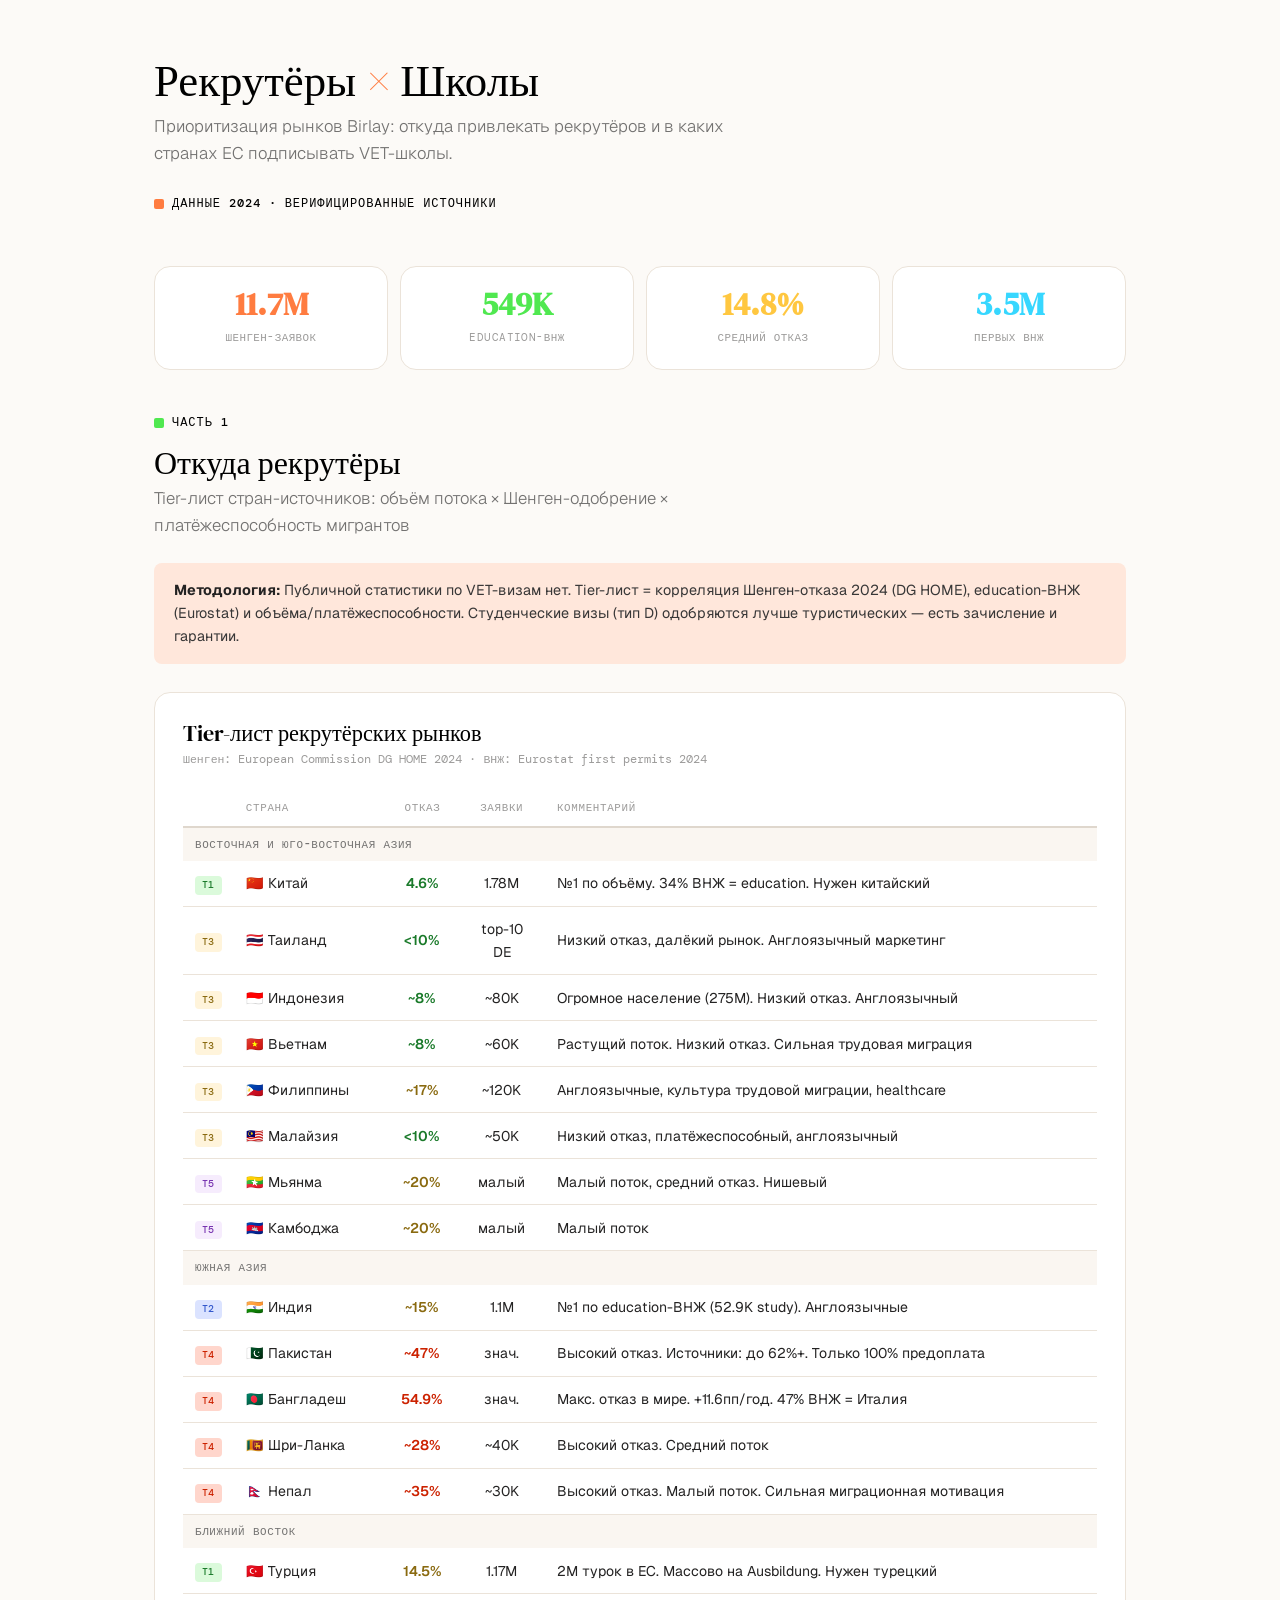
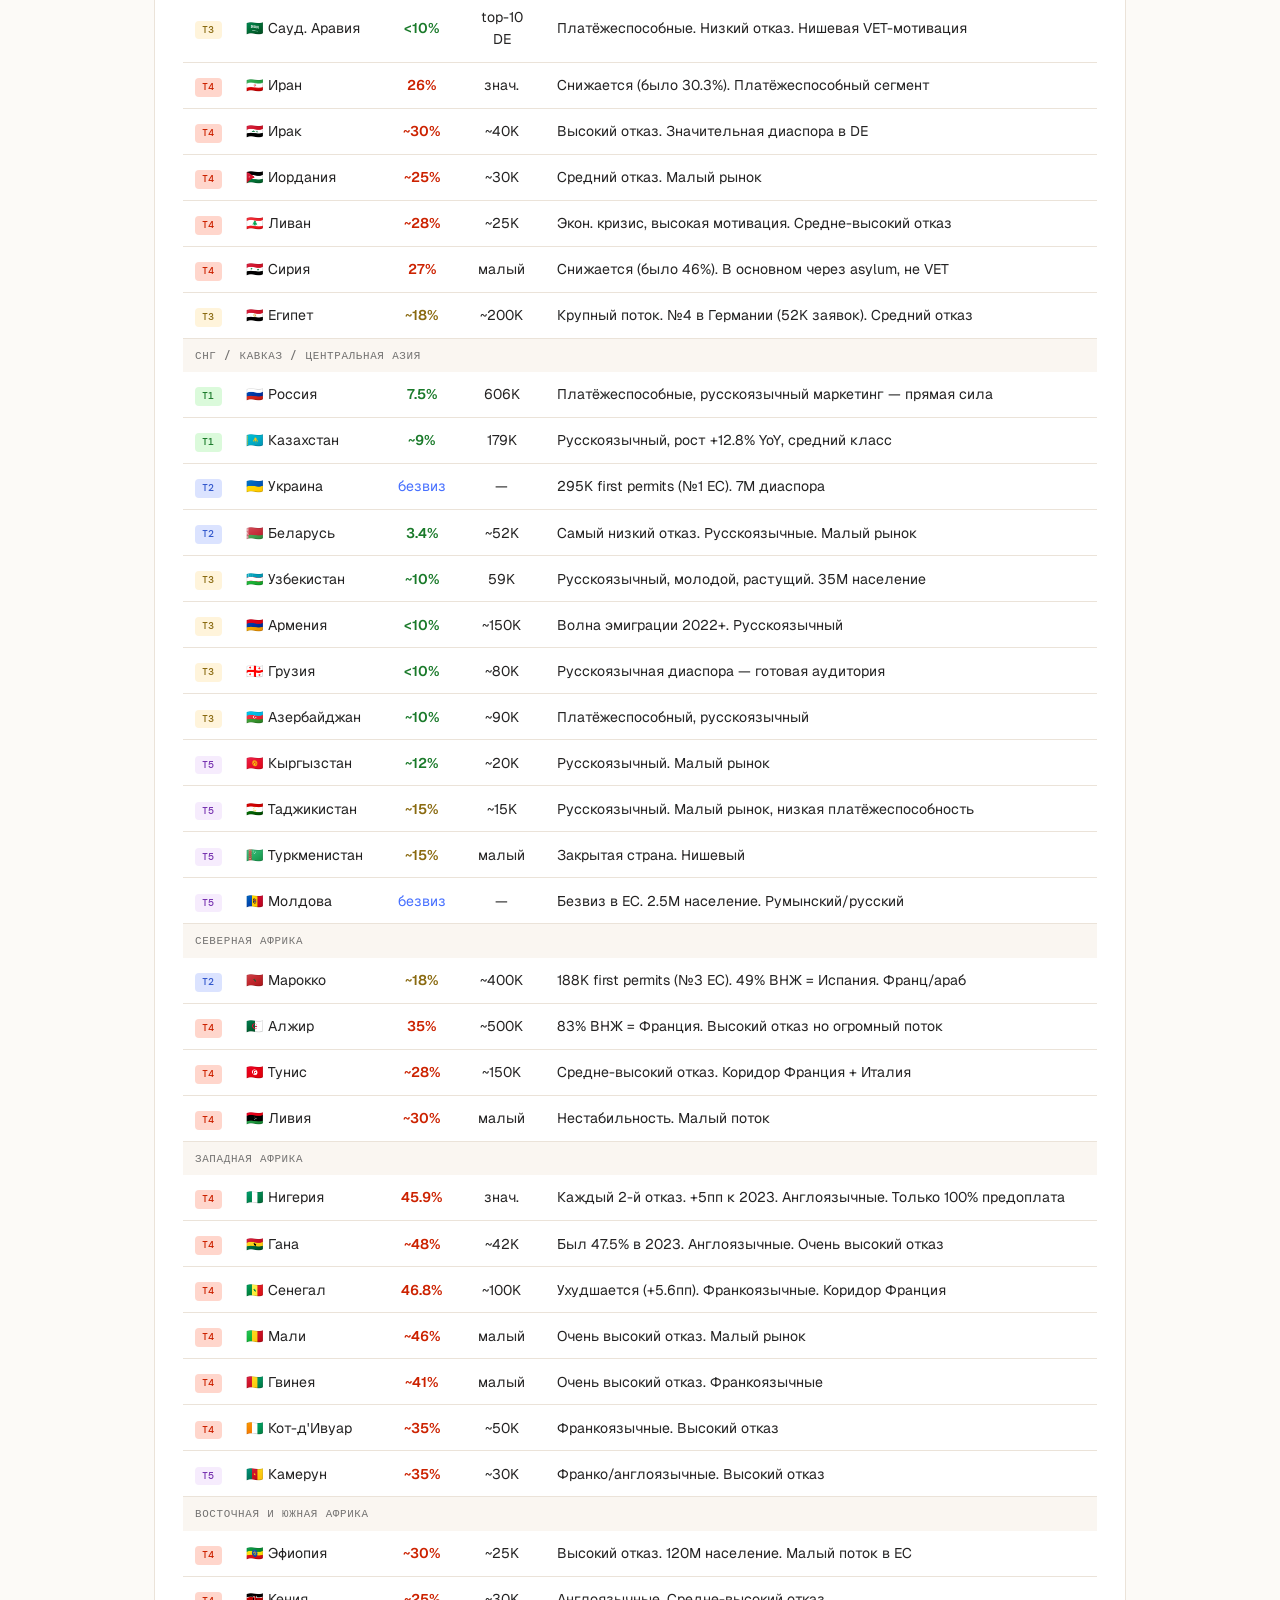
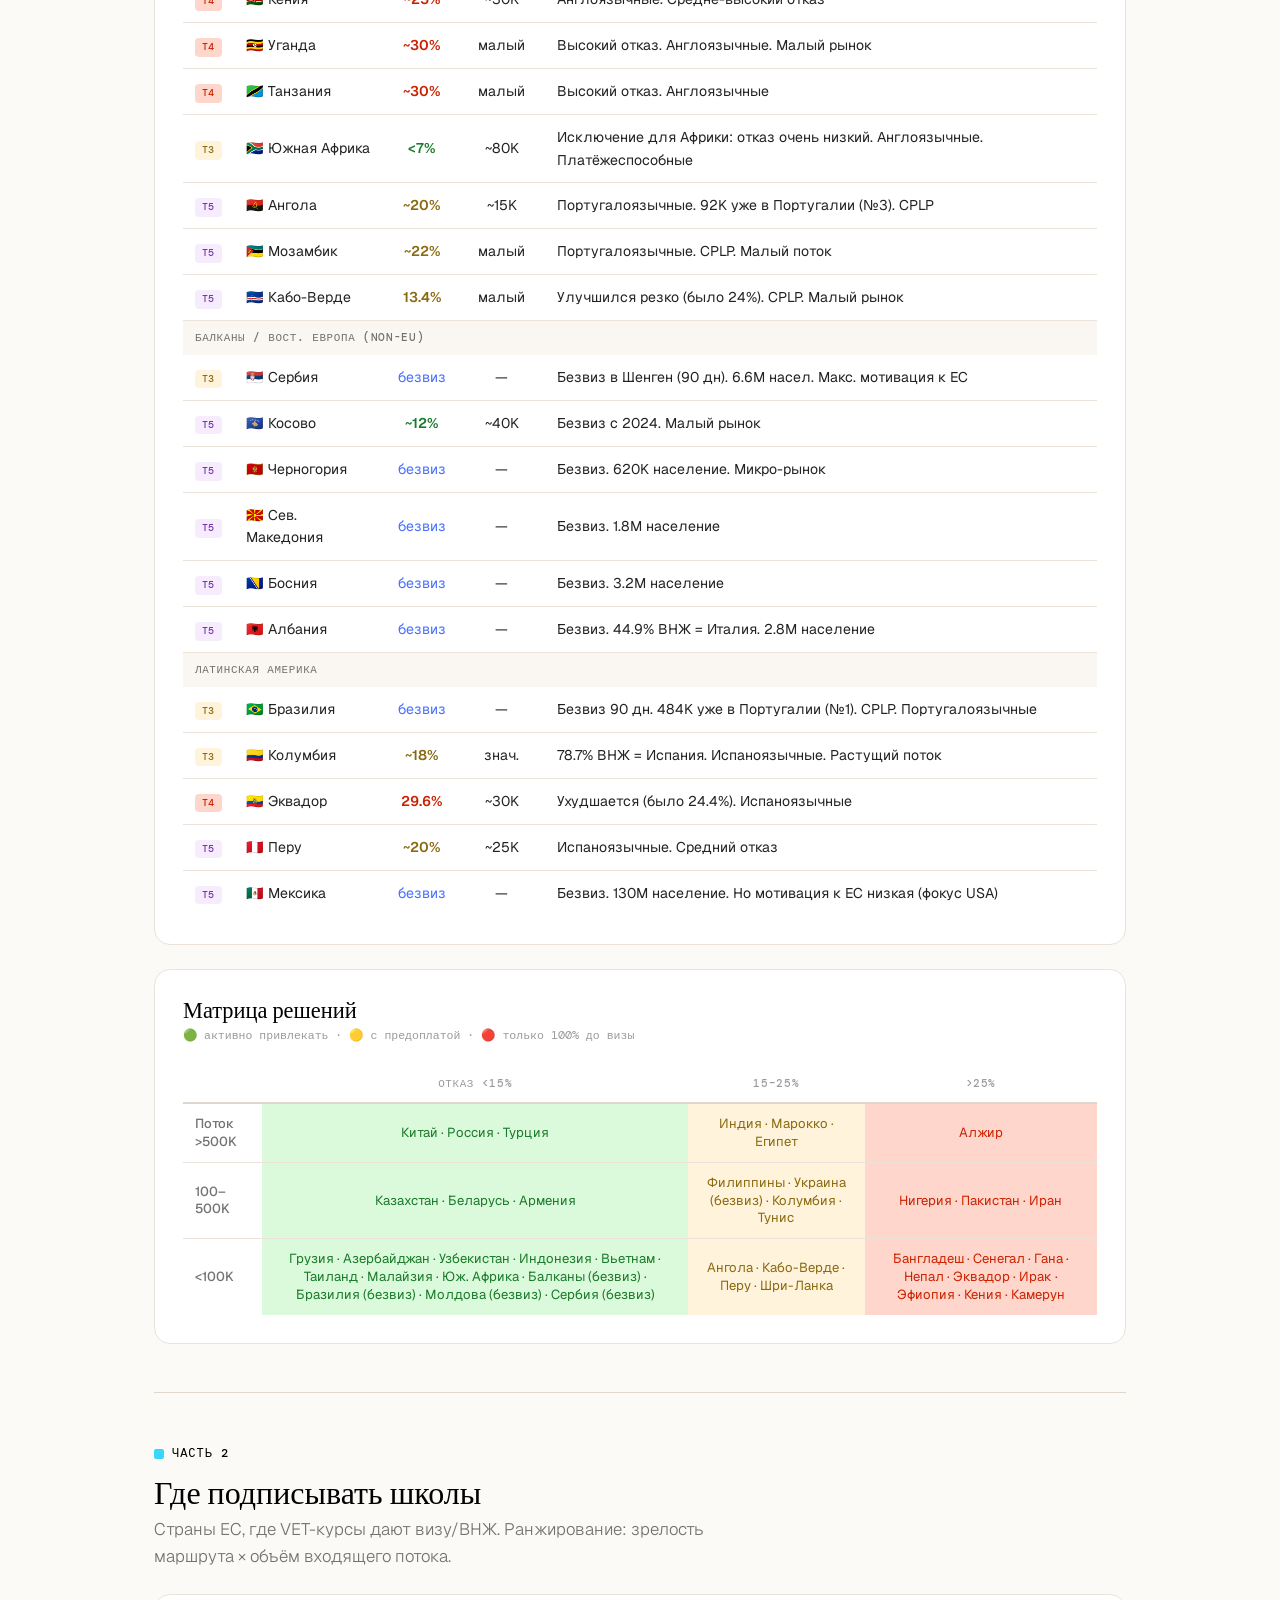
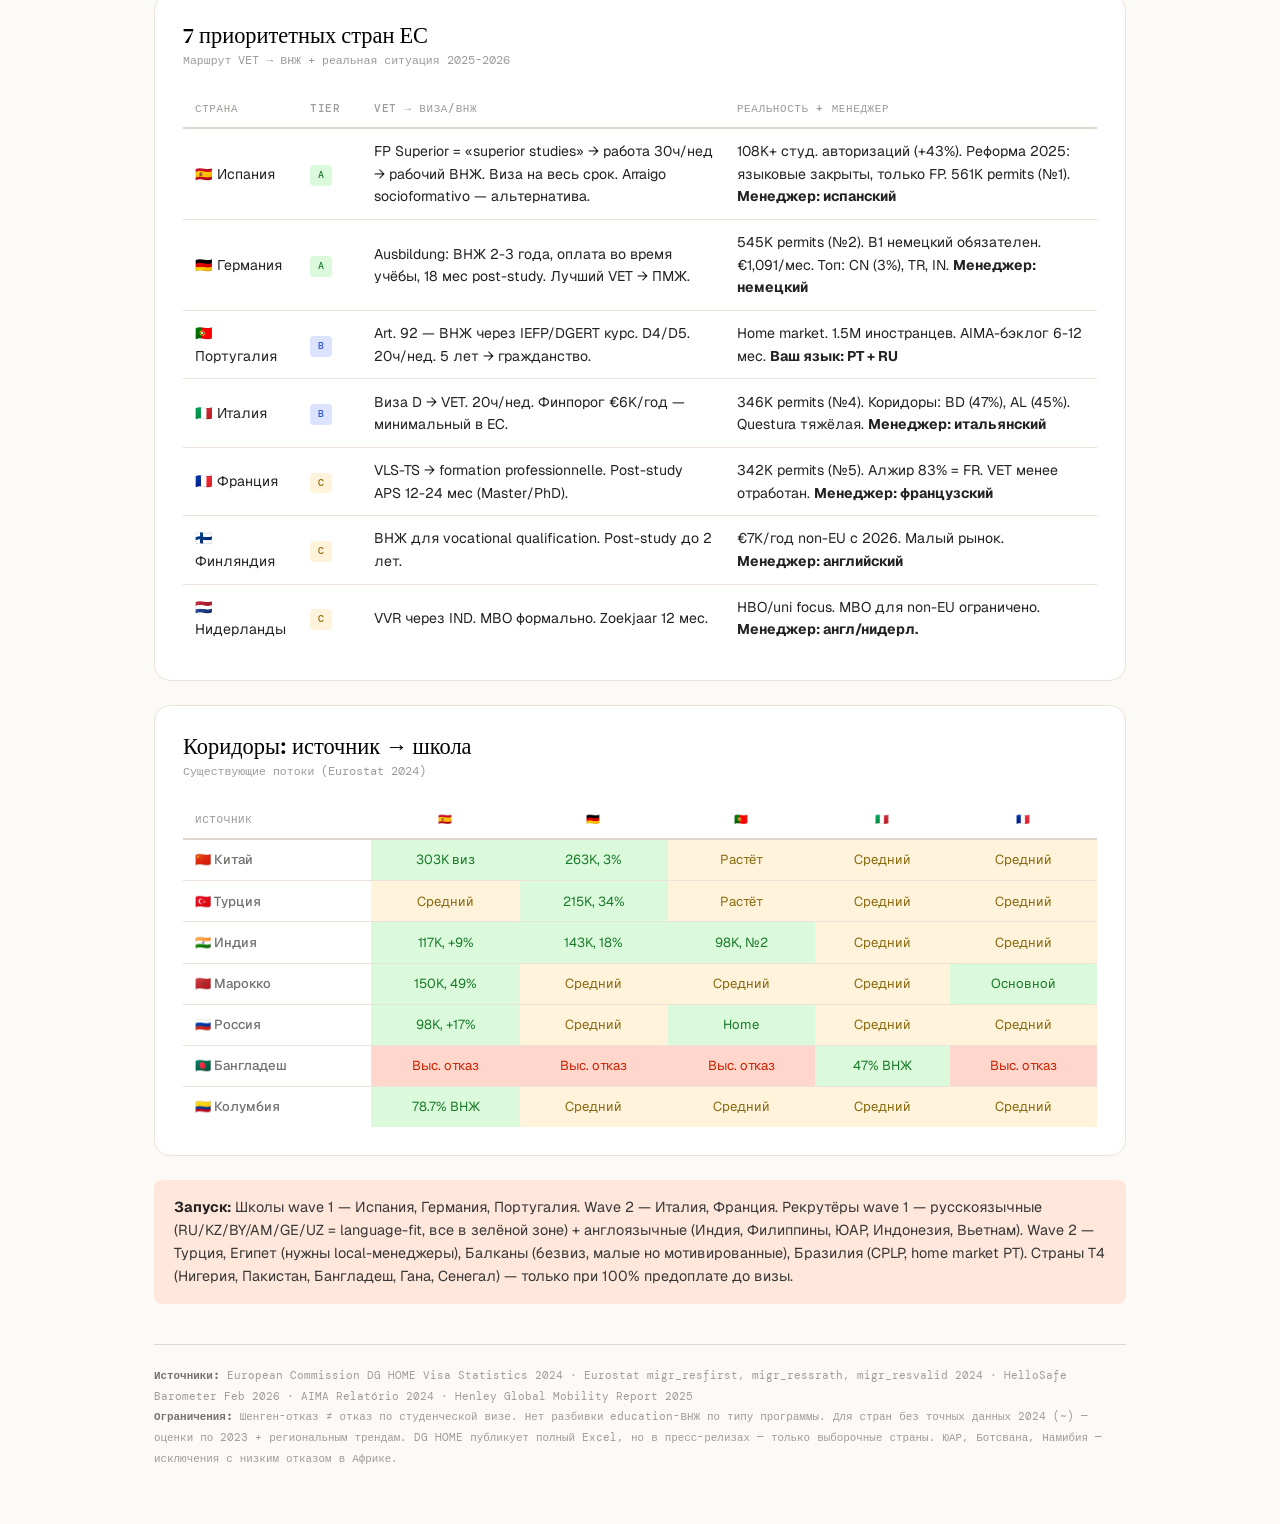
<file: index.html>
<!DOCTYPE html>
<html lang="ru">
<head>
<meta charset="UTF-8">
<meta name="viewport" content="width=device-width, initial-scale=1.0">
<title>Birlay — Рекрутёры × Школы</title>
<link href="https://fonts.googleapis.com/css2?family=DM+Mono:wght@400;500&family=DM+Serif+Display:ital@0;1&family=Geist:wght@300;400;500;600;700&display=swap" rel="stylesheet">
<style>
:root {
  --lightest-beige:#fcfaf7;--light-beige:#faf6f1;--mid-beige:#f3ebe1;--dark-beige:#ebe3d9;--darkest-beige:#dfd7cd;
  --white:#ffffff;--lightest-grey:#dcdad7;--light-grey:#9c9b9a;--mid-grey:#737271;--dark-grey:#383737;--darkest-grey:#242323;--black:#000000;
  --clover-500:#50e850;--clover-300:#97f197;--clover-100:#dbfadb;
  --pumpkin-500:#ff7c40;--pumpkin-300:#ffb28f;--pumpkin-100:#ffe7db;
  --daffodil-500:#ffc740;--daffodil-300:#ffdd8f;--daffodil-100:#fff4db;
  --spicy-500:#ff3300;--spicy-300:#ff8566;--spicy-100:#ffd6cc;
  --malibu-500:#37d7ff;--malibu-300:#85e7ff;--malibu-100:#d6f7ff;
  --cobalt-500:#4770ff;--cobalt-300:#8fa7ff;--cobalt-100:#dbe3ff;
  --violet-500:#aa45f0;--violet-300:#dcb3f9;--violet-100:#f6ecfd;
  --bg:var(--lightest-beige);--surface:var(--white);--border:var(--dark-beige);
  --fg:var(--black);--fg-body:var(--darkest-grey);--fg-muted:var(--mid-grey);--fg-faint:var(--light-grey);
  --font-display:'DM Serif Display','Seasonmixtrial','Georgia',serif;
  --font-body:'Geist','Helvetica Neue',system-ui,sans-serif;
  --font-mono:'DM Mono','SF Mono',monospace;
  --radius-md:0.5rem;--radius-xl:1rem;
  --shadow-sm:0 1px 2px rgba(36,35,35,0.05),0 0 0 1px rgba(36,35,35,0.04);
}
*{margin:0;padding:0;box-sizing:border-box}
body{background:var(--bg);color:var(--fg-body);font-family:var(--font-body);font-size:1rem;line-height:1.6;-webkit-font-smoothing:antialiased}
.container{max-width:1100px;margin:0 auto;padding:3.5rem 5%}

/* Typography */
h1{font-family:var(--font-display);font-weight:400;font-size:2.8rem;line-height:1.1;color:var(--fg);margin-bottom:.5rem}
h2{font-family:var(--font-display);font-weight:400;font-size:2rem;line-height:1.15;color:var(--fg);margin-bottom:.25rem}
h3{font-family:var(--font-display);font-weight:400;font-size:1.4rem;line-height:1.2;color:var(--fg);margin-bottom:.25rem}
.lead{font-size:1.05rem;color:var(--fg-muted);font-weight:300;max-width:620px;margin-bottom:1.5rem}
.section-label{display:inline-flex;align-items:center;gap:8px;font-family:var(--font-mono);font-size:.75rem;font-weight:500;text-transform:uppercase;letter-spacing:.08em;color:var(--fg);margin-bottom:.75rem}
.section-label::before{content:'';display:inline-block;width:10px;height:10px;border-radius:2px}
.section-label.orange::before{background:var(--pumpkin-500)}
.section-label.green::before{background:var(--clover-500)}
.section-label.red::before{background:var(--spicy-500)}
.section-label.blue::before{background:var(--malibu-500)}
.section-label.violet::before{background:var(--violet-500)}
.section-label.yellow::before{background:var(--daffodil-500)}

/* Card */
.card{background:var(--surface);border:1px solid var(--border);border-radius:var(--radius-xl);padding:1.75rem;margin-bottom:1.5rem}
.card h3{margin-bottom:.15rem}
.card .sub{font-family:var(--font-mono);font-size:.72rem;color:var(--fg-faint);margin-bottom:1.25rem}

/* KPI strip */
.kpis{display:grid;grid-template-columns:repeat(4,1fr);gap:12px;margin-bottom:2.5rem}
.kpi{background:var(--surface);border:1px solid var(--border);border-radius:var(--radius-xl);padding:1.25rem;text-align:center}
.kpi b{font-family:var(--font-display);font-size:2rem;display:block;line-height:1.1;margin-bottom:.1rem}
.kpi span{font-family:var(--font-mono);font-size:.68rem;color:var(--fg-faint);text-transform:uppercase;letter-spacing:.04em}

/* Callout */
.callout{background:var(--pumpkin-100);border-radius:var(--radius-md);padding:1rem 1.25rem;margin-bottom:1.75rem;font-size:.9rem;color:var(--dark-grey);line-height:1.6}
.callout strong{color:var(--darkest-grey)}

/* Tables */
table{width:100%;border-collapse:collapse;font-size:.88rem}
thead th{padding:.6rem .75rem;text-align:left;font-family:var(--font-mono);font-size:.68rem;font-weight:500;text-transform:uppercase;letter-spacing:.06em;color:var(--fg-faint);border-bottom:2px solid var(--darkest-beige)}
th.c{text-align:center}
tbody td{padding:.7rem .75rem;border-bottom:1px solid var(--dark-beige);vertical-align:middle;color:var(--fg-body)}
tbody tr:last-child td{border-bottom:none}
tbody tr:hover td{background:var(--light-beige)}
td.c{text-align:center}

/* Tier badges */
.t{display:inline-block;padding:1px 7px;border-radius:4px;font-family:var(--font-mono);font-size:.65rem;font-weight:500;letter-spacing:.04em}
.t1{background:var(--clover-100);color:#1a7a2a}
.t2{background:var(--cobalt-100);color:#3358cc}
.t3{background:var(--daffodil-100);color:#8a6a10}
.t4{background:var(--spicy-100);color:#cc2200}
.t5{background:var(--violet-100);color:#7733b0}

/* Metric colors */
.lo{color:#1a7a2a;font-weight:600}
.mi{color:#8a6a10;font-weight:600}
.hi{color:#cc2200;font-weight:600}

/* Matrix */
.mx td{text-align:center;line-height:1.35;font-size:.82rem}
.mx td:first-child{text-align:left;font-weight:500;color:var(--fg-muted);background:transparent!important}
.mg{background:var(--clover-100);color:#1a7a2a}
.my{background:var(--daffodil-100);color:#8a6a10}
.mr{background:var(--spicy-100);color:#cc2200}

/* School tiers */
.pill{display:inline-block;padding:2px 8px;border-radius:4px;font-family:var(--font-mono);font-size:.65rem;font-weight:500}
.pill.a{background:var(--clover-100);color:#1a7a2a}
.pill.b{background:var(--cobalt-100);color:#3358cc}
.pill.c{background:var(--daffodil-100);color:#8a6a10}

/* Separator */
.sep{height:1px;background:var(--darkest-beige);margin:3rem 0}

/* Gap row */
.gap td{padding:6px;border:none;background:transparent!important}

/* Footer */
.ft{margin-top:2.5rem;padding-top:1.25rem;border-top:1px solid var(--darkest-beige);font-family:var(--font-mono);font-size:.68rem;color:var(--fg-faint);line-height:1.9}
.ft strong{color:var(--fg-muted)}

@media(max-width:768px){
  .container{padding:2rem 4%}
  h1{font-size:2rem}
  .kpis{grid-template-columns:1fr 1fr}
  table{font-size:.8rem}
}
@media print{body{background:#fff}.card,.kpi{break-inside:avoid}}
</style>
</head>
<body>
<div class="container">

<!-- HEADER -->
<div style="margin-bottom:2.5rem">
  <h1>Рекрутёры <em style="font-style:italic;color:var(--pumpkin-500)">×</em> Школы</h1>
  <p class="lead">Приоритизация рынков Birlay: откуда привлекать рекрутёров и в каких странах ЕС подписывать VET-школы.</p>
  <span class="section-label orange">Данные 2024 · верифицированные источники</span>
</div>

<!-- KPI -->
<div class="kpis">
  <div class="kpi"><b style="color:var(--pumpkin-500)">11.7M</b><span>Шенген-заявок</span></div>
  <div class="kpi"><b style="color:var(--clover-500)">549K</b><span>Education-ВНЖ</span></div>
  <div class="kpi"><b style="color:var(--daffodil-500)">14.8%</b><span>Средний отказ</span></div>
  <div class="kpi"><b style="color:var(--malibu-500)">3.5M</b><span>Первых ВНЖ</span></div>
</div>

<!-- ═══ ЧАСТЬ 1 ═══ -->
<span class="section-label green">Часть 1</span>
<h2>Откуда рекрутёры</h2>
<p class="lead">Tier-лист стран-источников: объём потока × Шенген-одобрение × платёжеспособность мигрантов</p>

<div class="callout"><strong>Методология:</strong> Публичной статистики по VET-визам нет. Tier-лист = корреляция Шенген-отказа 2024 (DG HOME), education-ВНЖ (Eurostat) и объёма/платёжеспособности. Студенческие визы (тип D) одобряются лучше туристических — есть зачисление и гарантии.</div>

<div class="card">
<h3>Tier-лист рекрутёрских рынков</h3>
<div class="sub">Шенген: European Commission DG HOME 2024 · ВНЖ: Eurostat first permits 2024</div>
<table>
<thead><tr><th></th><th>Страна</th><th class="c">Отказ</th><th class="c">Заявки</th><th>Комментарий</th></tr></thead>
<tbody>
<!-- ── ВОСТОЧНАЯ АЗИЯ ── -->
<tr><td colspan="5" style="background:var(--light-beige);font-family:var(--font-mono);font-size:.68rem;font-weight:500;text-transform:uppercase;letter-spacing:.06em;color:var(--fg-muted);padding:.5rem .75rem;border:none">Восточная и Юго-Восточная Азия</td></tr>
<tr><td><span class="t t1">T1</span></td><td>🇨🇳 Китай</td><td class="c lo">4.6%</td><td class="c">1.78M</td><td>№1 по объёму. 34% ВНЖ = education. Нужен китайский</td></tr>
<tr><td><span class="t t3">T3</span></td><td>🇹🇭 Таиланд</td><td class="c lo">&lt;10%</td><td class="c">top-10 DE</td><td>Низкий отказ, далёкий рынок. Англоязычный маркетинг</td></tr>
<tr><td><span class="t t3">T3</span></td><td>🇮🇩 Индонезия</td><td class="c lo">~8%</td><td class="c">~80K</td><td>Огромное население (275M). Низкий отказ. Англоязычный</td></tr>
<tr><td><span class="t t3">T3</span></td><td>🇻🇳 Вьетнам</td><td class="c lo">~8%</td><td class="c">~60K</td><td>Растущий поток. Низкий отказ. Сильная трудовая миграция</td></tr>
<tr><td><span class="t t3">T3</span></td><td>🇵🇭 Филиппины</td><td class="c mi">~17%</td><td class="c">~120K</td><td>Англоязычные, культура трудовой миграции, healthcare</td></tr>
<tr><td><span class="t t3">T3</span></td><td>🇲🇾 Малайзия</td><td class="c lo">&lt;10%</td><td class="c">~50K</td><td>Низкий отказ, платёжеспособный, англоязычный</td></tr>
<tr><td><span class="t t5">T5</span></td><td>🇲🇲 Мьянма</td><td class="c mi">~20%</td><td class="c">малый</td><td>Малый поток, средний отказ. Нишевый</td></tr>
<tr><td><span class="t t5">T5</span></td><td>🇰🇭 Камбоджа</td><td class="c mi">~20%</td><td class="c">малый</td><td>Малый поток</td></tr>

<!-- ── ЮЖНАЯ АЗИЯ ── -->
<tr><td colspan="5" style="background:var(--light-beige);font-family:var(--font-mono);font-size:.68rem;font-weight:500;text-transform:uppercase;letter-spacing:.06em;color:var(--fg-muted);padding:.5rem .75rem;border:none">Южная Азия</td></tr>
<tr><td><span class="t t2">T2</span></td><td>🇮🇳 Индия</td><td class="c mi">~15%</td><td class="c">1.1M</td><td>№1 по education-ВНЖ (52.9K study). Англоязычные</td></tr>
<tr><td><span class="t t4">T4</span></td><td>🇵🇰 Пакистан</td><td class="c hi">~47%</td><td class="c">знач.</td><td>Высокий отказ. Источники: до 62%+. Только 100% предоплата</td></tr>
<tr><td><span class="t t4">T4</span></td><td>🇧🇩 Бангладеш</td><td class="c hi">54.9%</td><td class="c">знач.</td><td>Макс. отказ в мире. +11.6пп/год. 47% ВНЖ = Италия</td></tr>
<tr><td><span class="t t4">T4</span></td><td>🇱🇰 Шри-Ланка</td><td class="c hi">~28%</td><td class="c">~40K</td><td>Высокий отказ. Средний поток</td></tr>
<tr><td><span class="t t4">T4</span></td><td>🇳🇵 Непал</td><td class="c hi">~35%</td><td class="c">~30K</td><td>Высокий отказ. Малый поток. Сильная миграционная мотивация</td></tr>

<!-- ── БЛИЖНИЙ ВОСТОК ── -->
<tr><td colspan="5" style="background:var(--light-beige);font-family:var(--font-mono);font-size:.68rem;font-weight:500;text-transform:uppercase;letter-spacing:.06em;color:var(--fg-muted);padding:.5rem .75rem;border:none">Ближний Восток</td></tr>
<tr><td><span class="t t1">T1</span></td><td>🇹🇷 Турция</td><td class="c mi">14.5%</td><td class="c">1.17M</td><td>2M турок в ЕС. Массово на Ausbildung. Нужен турецкий</td></tr>
<tr><td><span class="t t3">T3</span></td><td>🇸🇦 Сауд. Аравия</td><td class="c lo">&lt;10%</td><td class="c">top-10 DE</td><td>Платёжеспособные. Низкий отказ. Нишевая VET-мотивация</td></tr>
<tr><td><span class="t t4">T4</span></td><td>🇮🇷 Иран</td><td class="c hi">26%</td><td class="c">знач.</td><td>Снижается (было 30.3%). Платёжеспособный сегмент</td></tr>
<tr><td><span class="t t4">T4</span></td><td>🇮🇶 Ирак</td><td class="c hi">~30%</td><td class="c">~40K</td><td>Высокий отказ. Значительная диаспора в DE</td></tr>
<tr><td><span class="t t4">T4</span></td><td>🇯🇴 Иордания</td><td class="c hi">~25%</td><td class="c">~30K</td><td>Средний отказ. Малый рынок</td></tr>
<tr><td><span class="t t4">T4</span></td><td>🇱🇧 Ливан</td><td class="c hi">~28%</td><td class="c">~25K</td><td>Экон. кризис, высокая мотивация. Средне-высокий отказ</td></tr>
<tr><td><span class="t t4">T4</span></td><td>🇸🇾 Сирия</td><td class="c hi">27%</td><td class="c">малый</td><td>Снижается (было 46%). В основном через asylum, не VET</td></tr>
<tr><td><span class="t t3">T3</span></td><td>🇪🇬 Египет</td><td class="c mi">~18%</td><td class="c">~200K</td><td>Крупный поток. №4 в Германии (52K заявок). Средний отказ</td></tr>

<!-- ── СНГ / КАВКАЗ / ЦА ── -->
<tr><td colspan="5" style="background:var(--light-beige);font-family:var(--font-mono);font-size:.68rem;font-weight:500;text-transform:uppercase;letter-spacing:.06em;color:var(--fg-muted);padding:.5rem .75rem;border:none">СНГ / Кавказ / Центральная Азия</td></tr>
<tr><td><span class="t t1">T1</span></td><td>🇷🇺 Россия</td><td class="c lo">7.5%</td><td class="c">606K</td><td>Платёжеспособные, русскоязычный маркетинг — прямая сила</td></tr>
<tr><td><span class="t t1">T1</span></td><td>🇰🇿 Казахстан</td><td class="c lo">~9%</td><td class="c">179K</td><td>Русскоязычный, рост +12.8% YoY, средний класс</td></tr>
<tr><td><span class="t t2">T2</span></td><td>🇺🇦 Украина</td><td class="c" style="color:var(--cobalt-500)">безвиз</td><td class="c">—</td><td>295K first permits (№1 ЕС). 7M диаспора</td></tr>
<tr><td><span class="t t2">T2</span></td><td>🇧🇾 Беларусь</td><td class="c lo">3.4%</td><td class="c">~52K</td><td>Самый низкий отказ. Русскоязычные. Малый рынок</td></tr>
<tr><td><span class="t t3">T3</span></td><td>🇺🇿 Узбекистан</td><td class="c lo">~10%</td><td class="c">59K</td><td>Русскоязычный, молодой, растущий. 35M население</td></tr>
<tr><td><span class="t t3">T3</span></td><td>🇦🇲 Армения</td><td class="c lo">&lt;10%</td><td class="c">~150K</td><td>Волна эмиграции 2022+. Русскоязычный</td></tr>
<tr><td><span class="t t3">T3</span></td><td>🇬🇪 Грузия</td><td class="c lo">&lt;10%</td><td class="c">~80K</td><td>Русскоязычная диаспора — готовая аудитория</td></tr>
<tr><td><span class="t t3">T3</span></td><td>🇦🇿 Азербайджан</td><td class="c lo">~10%</td><td class="c">~90K</td><td>Платёжеспособный, русскоязычный</td></tr>
<tr><td><span class="t t5">T5</span></td><td>🇰🇬 Кыргызстан</td><td class="c lo">~12%</td><td class="c">~20K</td><td>Русскоязычный. Малый рынок</td></tr>
<tr><td><span class="t t5">T5</span></td><td>🇹🇯 Таджикистан</td><td class="c mi">~15%</td><td class="c">~15K</td><td>Русскоязычный. Малый рынок, низкая платёжеспособность</td></tr>
<tr><td><span class="t t5">T5</span></td><td>🇹🇲 Туркменистан</td><td class="c mi">~15%</td><td class="c">малый</td><td>Закрытая страна. Нишевый</td></tr>
<tr><td><span class="t t5">T5</span></td><td>🇲🇩 Молдова</td><td class="c" style="color:var(--cobalt-500)">безвиз</td><td class="c">—</td><td>Безвиз в ЕС. 2.5M население. Румынский/русский</td></tr>

<!-- ── СЕВЕРНАЯ АФРИКА ── -->
<tr><td colspan="5" style="background:var(--light-beige);font-family:var(--font-mono);font-size:.68rem;font-weight:500;text-transform:uppercase;letter-spacing:.06em;color:var(--fg-muted);padding:.5rem .75rem;border:none">Северная Африка</td></tr>
<tr><td><span class="t t2">T2</span></td><td>🇲🇦 Марокко</td><td class="c mi">~18%</td><td class="c">~400K</td><td>188K first permits (№3 ЕС). 49% ВНЖ = Испания. Франц/араб</td></tr>
<tr><td><span class="t t4">T4</span></td><td>🇩🇿 Алжир</td><td class="c hi">35%</td><td class="c">~500K</td><td>83% ВНЖ = Франция. Высокий отказ но огромный поток</td></tr>
<tr><td><span class="t t4">T4</span></td><td>🇹🇳 Тунис</td><td class="c hi">~28%</td><td class="c">~150K</td><td>Средне-высокий отказ. Коридор Франция + Италия</td></tr>
<tr><td><span class="t t4">T4</span></td><td>🇱🇾 Ливия</td><td class="c hi">~30%</td><td class="c">малый</td><td>Нестабильность. Малый поток</td></tr>

<!-- ── ЗАПАДНАЯ АФРИКА ── -->
<tr><td colspan="5" style="background:var(--light-beige);font-family:var(--font-mono);font-size:.68rem;font-weight:500;text-transform:uppercase;letter-spacing:.06em;color:var(--fg-muted);padding:.5rem .75rem;border:none">Западная Африка</td></tr>
<tr><td><span class="t t4">T4</span></td><td>🇳🇬 Нигерия</td><td class="c hi">45.9%</td><td class="c">знач.</td><td>Каждый 2-й отказ. +5пп к 2023. Англоязычные. Только 100% предоплата</td></tr>
<tr><td><span class="t t4">T4</span></td><td>🇬🇭 Гана</td><td class="c hi">~48%</td><td class="c">~42K</td><td>Был 47.5% в 2023. Англоязычные. Очень высокий отказ</td></tr>
<tr><td><span class="t t4">T4</span></td><td>🇸🇳 Сенегал</td><td class="c hi">46.8%</td><td class="c">~100K</td><td>Ухудшается (+5.6пп). Франкоязычные. Коридор Франция</td></tr>
<tr><td><span class="t t4">T4</span></td><td>🇲🇱 Мали</td><td class="c hi">~46%</td><td class="c">малый</td><td>Очень высокий отказ. Малый рынок</td></tr>
<tr><td><span class="t t4">T4</span></td><td>🇬🇳 Гвинея</td><td class="c hi">~41%</td><td class="c">малый</td><td>Очень высокий отказ. Франкоязычные</td></tr>
<tr><td><span class="t t4">T4</span></td><td>🇨🇮 Кот-д'Ивуар</td><td class="c hi">~35%</td><td class="c">~50K</td><td>Франкоязычные. Высокий отказ</td></tr>
<tr><td><span class="t t5">T5</span></td><td>🇨🇲 Камерун</td><td class="c hi">~35%</td><td class="c">~30K</td><td>Франко/англоязычные. Высокий отказ</td></tr>

<!-- ── ВОСТОЧНАЯ АФРИКА ── -->
<tr><td colspan="5" style="background:var(--light-beige);font-family:var(--font-mono);font-size:.68rem;font-weight:500;text-transform:uppercase;letter-spacing:.06em;color:var(--fg-muted);padding:.5rem .75rem;border:none">Восточная и Южная Африка</td></tr>
<tr><td><span class="t t4">T4</span></td><td>🇪🇹 Эфиопия</td><td class="c hi">~30%</td><td class="c">~25K</td><td>Высокий отказ. 120M население. Малый поток в ЕС</td></tr>
<tr><td><span class="t t4">T4</span></td><td>🇰🇪 Кения</td><td class="c hi">~25%</td><td class="c">~30K</td><td>Англоязычные. Средне-высокий отказ</td></tr>
<tr><td><span class="t t4">T4</span></td><td>🇺🇬 Уганда</td><td class="c hi">~30%</td><td class="c">малый</td><td>Высокий отказ. Англоязычные. Малый рынок</td></tr>
<tr><td><span class="t t4">T4</span></td><td>🇹🇿 Танзания</td><td class="c hi">~30%</td><td class="c">малый</td><td>Высокий отказ. Англоязычные</td></tr>
<tr><td><span class="t t3">T3</span></td><td>🇿🇦 Южная Африка</td><td class="c lo">&lt;7%</td><td class="c">~80K</td><td>Исключение для Африки: отказ очень низкий. Англоязычные. Платёжеспособные</td></tr>
<tr><td><span class="t t5">T5</span></td><td>🇦🇴 Ангола</td><td class="c mi">~20%</td><td class="c">~15K</td><td>Португалоязычные. 92K уже в Португалии (№3). CPLP</td></tr>
<tr><td><span class="t t5">T5</span></td><td>🇲🇿 Мозамбик</td><td class="c mi">~22%</td><td class="c">малый</td><td>Португалоязычные. CPLP. Малый поток</td></tr>
<tr><td><span class="t t5">T5</span></td><td>🇨🇻 Кабо-Верде</td><td class="c mi">13.4%</td><td class="c">малый</td><td>Улучшился резко (было 24%). CPLP. Малый рынок</td></tr>

<!-- ── БАЛКАНЫ / ВОСТОЧНАЯ ЕВРОПА ── -->
<tr><td colspan="5" style="background:var(--light-beige);font-family:var(--font-mono);font-size:.68rem;font-weight:500;text-transform:uppercase;letter-spacing:.06em;color:var(--fg-muted);padding:.5rem .75rem;border:none">Балканы / Вост. Европа (non-EU)</td></tr>
<tr><td><span class="t t3">T3</span></td><td>🇷🇸 Сербия</td><td class="c" style="color:var(--cobalt-500)">безвиз</td><td class="c">—</td><td>Безвиз в Шенген (90 дн). 6.6M насел. Макс. мотивация к ЕС</td></tr>
<tr><td><span class="t t5">T5</span></td><td>🇽🇰 Косово</td><td class="c lo">~12%</td><td class="c">~40K</td><td>Безвиз с 2024. Малый рынок</td></tr>
<tr><td><span class="t t5">T5</span></td><td>🇲🇪 Черногория</td><td class="c" style="color:var(--cobalt-500)">безвиз</td><td class="c">—</td><td>Безвиз. 620K население. Микро-рынок</td></tr>
<tr><td><span class="t t5">T5</span></td><td>🇲🇰 Сев. Македония</td><td class="c" style="color:var(--cobalt-500)">безвиз</td><td class="c">—</td><td>Безвиз. 1.8M население</td></tr>
<tr><td><span class="t t5">T5</span></td><td>🇧🇦 Босния</td><td class="c" style="color:var(--cobalt-500)">безвиз</td><td class="c">—</td><td>Безвиз. 3.2M население</td></tr>
<tr><td><span class="t t5">T5</span></td><td>🇦🇱 Албания</td><td class="c" style="color:var(--cobalt-500)">безвиз</td><td class="c">—</td><td>Безвиз. 44.9% ВНЖ = Италия. 2.8M население</td></tr>

<!-- ── ЛАТИНСКАЯ АМЕРИКА ── -->
<tr><td colspan="5" style="background:var(--light-beige);font-family:var(--font-mono);font-size:.68rem;font-weight:500;text-transform:uppercase;letter-spacing:.06em;color:var(--fg-muted);padding:.5rem .75rem;border:none">Латинская Америка</td></tr>
<tr><td><span class="t t3">T3</span></td><td>🇧🇷 Бразилия</td><td class="c" style="color:var(--cobalt-500)">безвиз</td><td class="c">—</td><td>Безвиз 90 дн. 484K уже в Португалии (№1). CPLP. Португалоязычные</td></tr>
<tr><td><span class="t t3">T3</span></td><td>🇨🇴 Колумбия</td><td class="c mi">~18%</td><td class="c">знач.</td><td>78.7% ВНЖ = Испания. Испаноязычные. Растущий поток</td></tr>
<tr><td><span class="t t4">T4</span></td><td>🇪🇨 Эквадор</td><td class="c hi">29.6%</td><td class="c">~30K</td><td>Ухудшается (было 24.4%). Испаноязычные</td></tr>
<tr><td><span class="t t5">T5</span></td><td>🇵🇪 Перу</td><td class="c mi">~20%</td><td class="c">~25K</td><td>Испаноязычные. Средний отказ</td></tr>
<tr><td><span class="t t5">T5</span></td><td>🇲🇽 Мексика</td><td class="c" style="color:var(--cobalt-500)">безвиз</td><td class="c">—</td><td>Безвиз. 130M население. Но мотивация к ЕС низкая (фокус USA)</td></tr>
</tbody>
</table>
</div>

<!-- Matrix -->
<div class="card">
<h3>Матрица решений</h3>
<div class="sub">🟢 активно привлекать · 🟡 с предоплатой · 🔴 только 100% до визы</div>
<table class="mx">
<thead><tr><th></th><th class="c">Отказ &lt;15%</th><th class="c">15–25%</th><th class="c">&gt;25%</th></tr></thead>
<tbody>
<tr><td>Поток &gt;500K</td><td class="mg">Китай · Россия · Турция</td><td class="my">Индия · Марокко · Египет</td><td class="mr">Алжир</td></tr>
<tr><td>100–500K</td><td class="mg">Казахстан · Беларусь · Армения</td><td class="my">Филиппины · Украина (безвиз) · Колумбия · Тунис</td><td class="mr">Нигерия · Пакистан · Иран</td></tr>
<tr><td>&lt;100K</td><td class="mg">Грузия · Азербайджан · Узбекистан · Индонезия · Вьетнам · Таиланд · Малайзия · Юж. Африка · Балканы (безвиз) · Бразилия (безвиз) · Молдова (безвиз) · Сербия (безвиз)</td><td class="my">Ангола · Кабо-Верде · Перу · Шри-Ланка</td><td class="mr">Бангладеш · Сенегал · Гана · Непал · Эквадор · Ирак · Эфиопия · Кения · Камерун</td></tr>
</tbody>
</table>
</div>

<!-- ═══ ЧАСТЬ 2 ═══ -->
<div class="sep"></div>

<span class="section-label blue">Часть 2</span>
<h2>Где подписывать школы</h2>
<p class="lead">Страны ЕС, где VET-курсы дают визу/ВНЖ. Ранжирование: зрелость маршрута × объём входящего потока.</p>

<div class="card">
<h3>7 приоритетных стран ЕС</h3>
<div class="sub">Маршрут VET → ВНЖ + реальная ситуация 2025-2026</div>
<table>
<thead><tr><th style="width:12%">Страна</th><th style="width:7%">Tier</th><th style="width:40%">VET → Виза/ВНЖ</th><th style="width:41%">Реальность + менеджер</th></tr></thead>
<tbody>
<tr><td>🇪🇸 Испания</td><td><span class="pill a">A</span></td><td>FP Superior = «superior studies» → работа 30ч/нед → рабочий ВНЖ. Виза на весь срок. Arraigo socioformativo — альтернатива.</td><td>108K+ студ. авторизаций (+43%). Реформа 2025: языковые закрыты, только FP. 561K permits (№1). <strong>Менеджер: испанский</strong></td></tr>
<tr><td>🇩🇪 Германия</td><td><span class="pill a">A</span></td><td>Ausbildung: ВНЖ 2-3 года, оплата во время учёбы, 18 мес post-study. Лучший VET → ПМЖ.</td><td>545K permits (№2). B1 немецкий обязателен. €1,091/мес. Топ: CN (3%), TR, IN. <strong>Менеджер: немецкий</strong></td></tr>
<tr><td>🇵🇹 Португалия</td><td><span class="pill b">B</span></td><td>Art. 92 — ВНЖ через IEFP/DGERT курс. D4/D5. 20ч/нед. 5 лет → гражданство.</td><td>Home market. 1.5M иностранцев. AIMA-бэклог 6-12 мес. <strong>Ваш язык: PT + RU</strong></td></tr>
<tr><td>🇮🇹 Италия</td><td><span class="pill b">B</span></td><td>Виза D → VET. 20ч/нед. Финпорог €6K/год — минимальный в ЕС.</td><td>346K permits (№4). Коридоры: BD (47%), AL (45%). Questura тяжёлая. <strong>Менеджер: итальянский</strong></td></tr>
<tr><td>🇫🇷 Франция</td><td><span class="pill c">C</span></td><td>VLS-TS → formation professionnelle. Post-study APS 12-24 мес (Master/PhD).</td><td>342K permits (№5). Алжир 83% = FR. VET менее отработан. <strong>Менеджер: французский</strong></td></tr>
<tr><td>🇫🇮 Финляндия</td><td><span class="pill c">C</span></td><td>ВНЖ для vocational qualification. Post-study до 2 лет.</td><td>€7K/год non-EU с 2026. Малый рынок. <strong>Менеджер: английский</strong></td></tr>
<tr><td>🇳🇱 Нидерланды</td><td><span class="pill c">C</span></td><td>VVR через IND. MBO формально. Zoekjaar 12 мес.</td><td>HBO/uni focus. MBO для non-EU ограничено. <strong>Менеджер: англ/нидерл.</strong></td></tr>
</tbody>
</table>
</div>

<!-- Corridors -->
<div class="card">
<h3>Коридоры: источник → школа</h3>
<div class="sub">Существующие потоки (Eurostat 2024)</div>
<table class="mx">
<thead><tr><th>Источник</th><th class="c">🇪🇸</th><th class="c">🇩🇪</th><th class="c">🇵🇹</th><th class="c">🇮🇹</th><th class="c">🇫🇷</th></tr></thead>
<tbody>
<tr><td>🇨🇳 Китай</td><td class="mg">303K виз</td><td class="mg">263K, 3%</td><td class="my">Растёт</td><td class="my">Средний</td><td class="my">Средний</td></tr>
<tr><td>🇹🇷 Турция</td><td class="my">Средний</td><td class="mg">215K, 34%</td><td class="my">Растёт</td><td class="my">Средний</td><td class="my">Средний</td></tr>
<tr><td>🇮🇳 Индия</td><td class="mg">117K, +9%</td><td class="mg">143K, 18%</td><td class="mg">98K, №2</td><td class="my">Средний</td><td class="my">Средний</td></tr>
<tr><td>🇲🇦 Марокко</td><td class="mg">150K, 49%</td><td class="my">Средний</td><td class="my">Средний</td><td class="my">Средний</td><td class="mg">Основной</td></tr>
<tr><td>🇷🇺 Россия</td><td class="mg">98K, +17%</td><td class="my">Средний</td><td class="mg">Home</td><td class="my">Средний</td><td class="my">Средний</td></tr>
<tr><td>🇧🇩 Бангладеш</td><td class="mr">Выс. отказ</td><td class="mr">Выс. отказ</td><td class="mr">Выс. отказ</td><td class="mg">47% ВНЖ</td><td class="mr">Выс. отказ</td></tr>
<tr><td>🇨🇴 Колумбия</td><td class="mg">78.7% ВНЖ</td><td class="my">Средний</td><td class="my">Средний</td><td class="my">Средний</td><td class="my">Средний</td></tr>
</tbody>
</table>
</div>

<!-- Recommendation -->
<div class="callout">
<strong>Запуск:</strong> Школы wave 1 — Испания, Германия, Португалия. Wave 2 — Италия, Франция. Рекрутёры wave 1 — русскоязычные (RU/KZ/BY/AM/GE/UZ = language-fit, все в зелёной зоне) + англоязычные (Индия, Филиппины, ЮАР, Индонезия, Вьетнам). Wave 2 — Турция, Египет (нужны local-менеджеры), Балканы (безвиз, малые но мотивированные), Бразилия (CPLP, home market PT). Страны T4 (Нигерия, Пакистан, Бангладеш, Гана, Сенегал) — только при 100% предоплате до визы.
</div>

<!-- Footer -->
<div class="ft">
<strong>Источники:</strong> European Commission DG HOME Visa Statistics 2024 · Eurostat migr_resfirst, migr_ressrath, migr_resvalid 2024 · HelloSafe Barometer Feb 2026 · AIMA Relatório 2024 · Henley Global Mobility Report 2025<br>
<strong>Ограничения:</strong> Шенген-отказ ≠ отказ по студенческой визе. Нет разбивки education-ВНЖ по типу программы. Для стран без точных данных 2024 (~) — оценки по 2023 + региональным трендам. DG HOME публикует полный Excel, но в пресс-релизах — только выборочные страны. ЮАР, Ботсвана, Намибия — исключения с низким отказом в Африке.
</div>

</div>
</body>
</html>
</file>
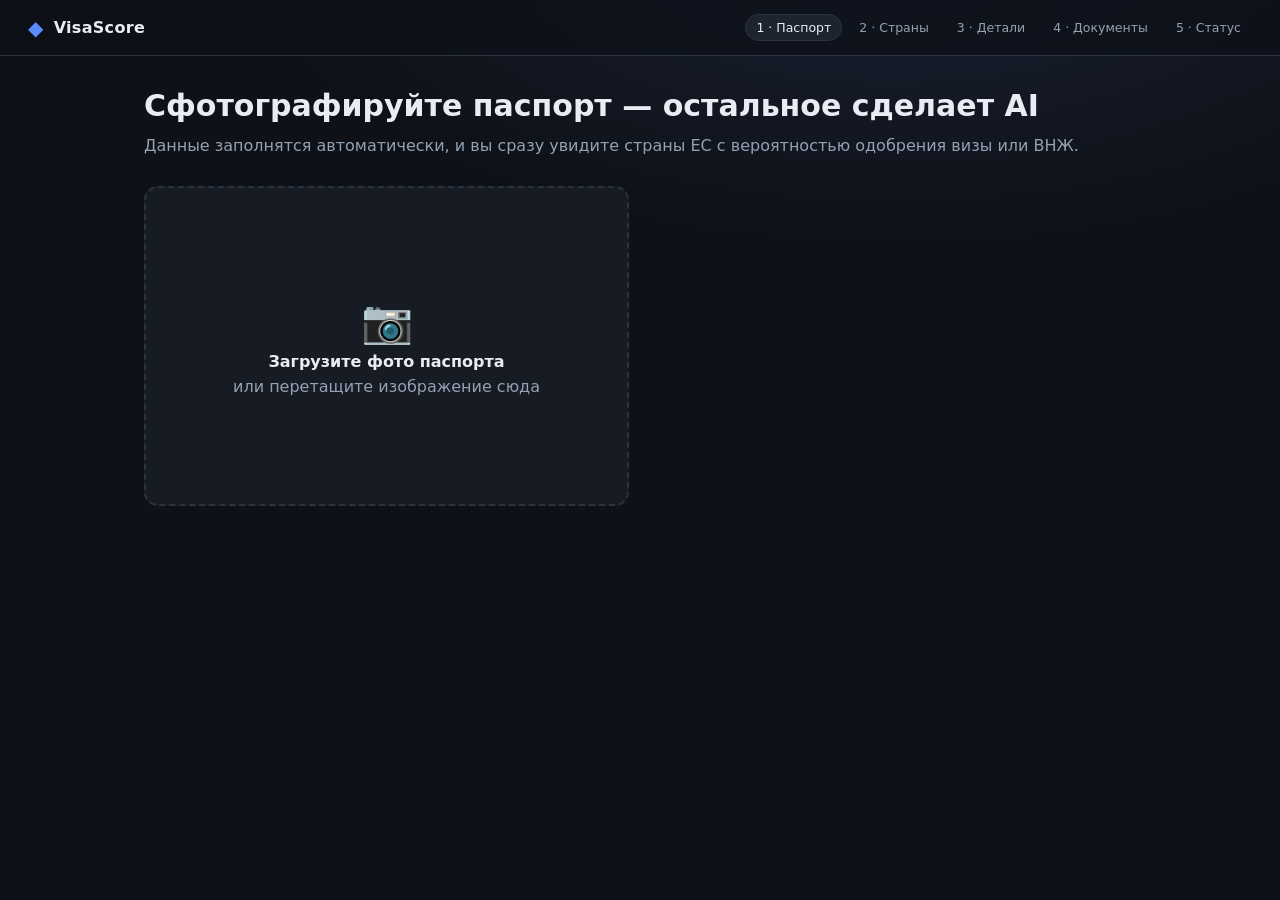
<file: web/index.html>
<!DOCTYPE html>
<html lang="ru">
<head>
  <meta charset="UTF-8" />
  <meta name="viewport" content="width=device-width, initial-scale=1.0" />
  <title>VisaScore — AI-скоринг документов для визы и ВНЖ в ЕС</title>
  <link rel="stylesheet" href="styles.css" />
</head>
<body>
  <header class="topbar">
    <div class="brand">
      <span class="logo">◆</span>
      <span>VisaScore</span>
    </div>
    <nav class="steps" id="stepNav">
      <span class="step" data-step="scan">1 · Паспорт</span>
      <span class="step" data-step="results">2 · Страны</span>
      <span class="step" data-step="country">3 · Детали</span>
      <span class="step" data-step="docs">4 · Документы</span>
      <span class="step" data-step="status">5 · Статус</span>
    </nav>
  </header>

  <main id="app">
    <!-- STEP 1: SCAN -->
    <section class="screen" data-screen="scan">
      <div class="hero">
        <h1>Сфотографируйте паспорт — остальное сделает AI</h1>
        <p class="sub">Данные заполнятся автоматически, и вы сразу увидите страны ЕС с вероятностью одобрения визы или ВНЖ.</p>
      </div>

      <div class="scan-grid">
        <label class="dropzone" id="passportDrop">
          <input type="file" id="passportInput" accept="image/*" hidden />
          <div class="dz-inner" id="dzInner">
            <div class="dz-icon">📷</div>
            <strong>Загрузите фото паспорта</strong>
            <span>или перетащите изображение сюда</span>
          </div>
          <img id="passportPreview" alt="" hidden />
        </label>

        <form class="profile-card" id="profileForm" hidden>
          <h3>Распознанные данные <span class="badge" id="ocrBadge">AI OCR</span></h3>
          <div class="field"><label>Фамилия</label><input name="surname" required /></div>
          <div class="field"><label>Имя</label><input name="given" required /></div>
          <div class="field">
            <label>Гражданство</label>
            <select name="nationality" id="natSelect" required></select>
          </div>
          <div class="row">
            <div class="field"><label>Пол</label>
              <select name="sex"><option value="M">M</option><option value="F">F</option></select>
            </div>
            <div class="field"><label>Дата рождения</label><input name="dob" type="date" required /></div>
          </div>
          <div class="row">
            <div class="field"><label>№ паспорта</label><input name="passportNo" required /></div>
            <div class="field"><label>Действует до</label><input name="expiry" type="date" required /></div>
          </div>
          <button type="submit" class="btn primary">Подобрать страны →</button>
        </form>
      </div>
    </section>

    <!-- STEP 2: RESULTS -->
    <section class="screen" data-screen="results" hidden>
      <div class="screen-head">
        <h2>Страны для вашего профиля</h2>
        <p class="sub" id="resultsSub"></p>
      </div>
      <div class="country-grid" id="countryGrid"></div>
    </section>

    <!-- STEP 3: COUNTRY DETAIL -->
    <section class="screen" data-screen="country" hidden>
      <button class="link-back" data-goto="results">← ко всем странам</button>
      <div id="countryDetail"></div>
    </section>

    <!-- STEP 4: DOCS -->
    <section class="screen" data-screen="docs" hidden>
      <button class="link-back" data-goto="country">← к деталям страны</button>
      <div class="screen-head">
        <h2 id="docsTitle">Документы для загрузки</h2>
        <p class="sub">Перетащите файл на каждый пункт или нажмите, чтобы выбрать. Когда всё готово — отправьте заявку.</p>
      </div>
      <div class="progress"><div class="progress-bar" id="docsProgress"></div></div>
      <div class="docs-list" id="docsList"></div>
      <button class="btn primary block" id="submitBtn" disabled>Отправить заявку на проверку</button>
    </section>

    <!-- STEP 5: STATUS -->
    <section class="screen" data-screen="status" hidden>
      <div class="status-card">
        <div class="status-spinner" id="statusSpinner"></div>
        <h2 id="statusTitle">Заявка отправлена на проверку</h2>
        <p class="sub" id="statusSub"></p>
        <ul class="timeline" id="statusTimeline"></ul>
        <div class="ref">Номер заявки: <strong id="appRef"></strong></div>
      </div>
    </section>
  </main>

  <script src="data.js"></script>
  <script src="app.js"></script>
</body>
</html>
</file>
<file: web/styles.css>
:root {
  --bg: #0e1117;
  --panel: #161b24;
  --panel-2: #1d2430;
  --line: #2a3340;
  --text: #e8edf4;
  --muted: #93a1b3;
  --accent: #5b8cff;
  --accent-2: #7c5bff;
  --good: #3fbf7f;
  --warn: #e9b949;
  --bad: #e96060;
  --radius: 14px;
}

* { box-sizing: border-box; }
body {
  margin: 0;
  font-family: -apple-system, "Segoe UI", Roboto, Inter, system-ui, sans-serif;
  background: radial-gradient(1200px 600px at 70% -10%, #1a2236 0%, var(--bg) 55%);
  color: var(--text);
  min-height: 100vh;
}

.topbar {
  display: flex; align-items: center; justify-content: space-between;
  padding: 14px 28px; border-bottom: 1px solid var(--line);
  position: sticky; top: 0; backdrop-filter: blur(10px);
  background: rgba(14,17,23,.7); z-index: 10;
}
.brand { display: flex; align-items: center; gap: 10px; font-weight: 700; letter-spacing: .3px; }
.logo { color: var(--accent); font-size: 20px; }
.steps { display: flex; gap: 6px; flex-wrap: wrap; }
.step {
  font-size: 12.5px; color: var(--muted); padding: 5px 10px; border-radius: 999px;
  border: 1px solid transparent; white-space: nowrap;
}
.step.active { color: var(--text); background: var(--panel-2); border-color: var(--line); }
.step.done { color: var(--good); }

main { max-width: 1040px; margin: 0 auto; padding: 32px 24px 80px; }
.hero h1 { font-size: 30px; line-height: 1.2; margin: 0 0 10px; }
.sub { color: var(--muted); margin: 0; line-height: 1.5; }
.screen-head { margin-bottom: 22px; }
.screen-head h2, .hero { margin-bottom: 8px; }
h2 { font-size: 24px; margin: 0 0 6px; }

/* Scan step */
.scan-grid { display: grid; grid-template-columns: 1fr 1fr; gap: 22px; margin-top: 28px; }
@media (max-width: 760px) { .scan-grid { grid-template-columns: 1fr; } }

.dropzone {
  position: relative; border: 2px dashed var(--line); border-radius: var(--radius);
  background: var(--panel); min-height: 320px; display: flex; align-items: center;
  justify-content: center; cursor: pointer; overflow: hidden; transition: border-color .2s, background .2s;
}
.dropzone.drag { border-color: var(--accent); background: var(--panel-2); }
.dz-inner { text-align: center; color: var(--muted); display: flex; flex-direction: column; gap: 6px; padding: 24px; }
.dz-inner strong { color: var(--text); font-size: 16px; }
.dz-icon { font-size: 42px; }
#passportPreview { width: 100%; height: 100%; object-fit: cover; }
.scanning { position: absolute; inset: 0; background: rgba(14,17,23,.78); display: flex;
  flex-direction: column; align-items: center; justify-content: center; gap: 14px; color: var(--text); }
.scanline { width: 70%; height: 2px; background: linear-gradient(90deg, transparent, var(--accent), transparent);
  animation: scan 1.1s linear infinite; }
@keyframes scan { 0%{transform:translateY(-60px)} 100%{transform:translateY(60px)} }

.profile-card { background: var(--panel); border: 1px solid var(--line); border-radius: var(--radius); padding: 22px; }
.profile-card h3 { margin: 0 0 16px; display: flex; align-items: center; gap: 8px; }
.badge { font-size: 11px; background: var(--accent-2); color: #fff; padding: 2px 8px; border-radius: 999px; font-weight: 600; }
.field { display: flex; flex-direction: column; gap: 5px; margin-bottom: 12px; }
.field label { font-size: 12px; color: var(--muted); }
.row { display: grid; grid-template-columns: 1fr 1fr; gap: 12px; }
input, select {
  background: var(--panel-2); border: 1px solid var(--line); color: var(--text);
  border-radius: 9px; padding: 10px 12px; font-size: 14px; width: 100%;
}
input:focus, select:focus { outline: none; border-color: var(--accent); }

.btn { border: none; border-radius: 10px; padding: 12px 18px; font-size: 14px; font-weight: 600;
  cursor: pointer; background: var(--panel-2); color: var(--text); transition: filter .15s, opacity .15s; }
.btn:hover { filter: brightness(1.12); }
.btn.primary { background: linear-gradient(135deg, var(--accent), var(--accent-2)); color: #fff; }
.btn.block { width: 100%; margin-top: 22px; }
.btn:disabled { opacity: .45; cursor: not-allowed; filter: none; }
.link-back { background: none; border: none; color: var(--muted); cursor: pointer; font-size: 13px;
  padding: 0; margin-bottom: 18px; }
.link-back:hover { color: var(--text); }

/* Country grid */
.country-grid { display: grid; grid-template-columns: repeat(auto-fill, minmax(290px, 1fr)); gap: 16px; }
.country-card { background: var(--panel); border: 1px solid var(--line); border-radius: var(--radius);
  padding: 18px; cursor: pointer; transition: transform .15s, border-color .15s; }
.country-card:hover { transform: translateY(-3px); border-color: var(--accent); }
.cc-head { display: flex; align-items: center; gap: 10px; margin-bottom: 14px; }
.cc-flag { font-size: 30px; }
.cc-name { font-weight: 700; font-size: 17px; }
.cc-route { font-size: 12px; color: var(--muted); }
.gauge { display: flex; align-items: center; gap: 12px; margin-bottom: 12px; }
.gauge-num { font-size: 26px; font-weight: 700; min-width: 64px; }
.bar { flex: 1; height: 8px; background: var(--panel-2); border-radius: 999px; overflow: hidden; }
.bar > i { display: block; height: 100%; border-radius: 999px; }
.cc-meta { display: flex; justify-content: space-between; font-size: 12.5px; color: var(--muted); }
.tag-good { color: var(--good); } .tag-warn { color: var(--warn); } .tag-bad { color: var(--bad); }

/* Country detail */
.detail-head { display: flex; align-items: center; gap: 14px; margin-bottom: 22px; }
.detail-head .cc-flag { font-size: 44px; }
.detail-head h2 { margin: 0; }
.stat-grid { display: grid; grid-template-columns: repeat(auto-fit, minmax(180px,1fr)); gap: 14px; margin-bottom: 24px; }
.stat { background: var(--panel); border: 1px solid var(--line); border-radius: var(--radius); padding: 16px; }
.stat .k { font-size: 12px; color: var(--muted); margin-bottom: 6px; }
.stat .v { font-size: 22px; font-weight: 700; }
.stat .v small { font-size: 13px; color: var(--muted); font-weight: 500; }
.fees { background: var(--panel); border: 1px solid var(--line); border-radius: var(--radius); padding: 18px; margin-bottom: 24px; }
.fees h3 { margin: 0 0 12px; }
.fee-row { display: flex; justify-content: space-between; padding: 8px 0; border-bottom: 1px solid var(--line); font-size: 14px; }
.fee-row:last-of-type { border-bottom: none; }
.fee-row.total { font-weight: 700; font-size: 16px; border-top: 2px solid var(--line); margin-top: 4px; padding-top: 12px; }
.fee-row .muted { color: var(--muted); }

/* Docs */
.progress { height: 6px; background: var(--panel-2); border-radius: 999px; overflow: hidden; margin-bottom: 18px; }
.progress-bar { height: 100%; width: 0; background: linear-gradient(90deg, var(--accent), var(--accent-2)); transition: width .3s; }
.docs-list { display: flex; flex-direction: column; gap: 12px; }
.doc-item { display: flex; align-items: center; gap: 14px; background: var(--panel); border: 1px solid var(--line);
  border-radius: var(--radius); padding: 14px 16px; transition: border-color .15s, background .15s; }
.doc-item.drag { border-color: var(--accent); background: var(--panel-2); }
.doc-item.done { border-color: var(--good); }
.doc-icon { width: 40px; height: 40px; border-radius: 10px; background: var(--panel-2); display: flex;
  align-items: center; justify-content: center; font-size: 20px; flex-shrink: 0; }
.doc-main { flex: 1; min-width: 0; }
.doc-title { font-weight: 600; }
.doc-hint { font-size: 12px; color: var(--muted); }
.doc-file { font-size: 12px; color: var(--good); margin-top: 2px; overflow: hidden; text-overflow: ellipsis; white-space: nowrap; }
.doc-action { font-size: 12px; color: var(--accent); cursor: pointer; white-space: nowrap; }
.doc-check { color: var(--good); font-size: 20px; }

/* Status */
.status-card { max-width: 560px; margin: 20px auto; background: var(--panel); border: 1px solid var(--line);
  border-radius: var(--radius); padding: 34px; text-align: center; }
.status-spinner { width: 54px; height: 54px; border-radius: 50%; border: 4px solid var(--panel-2);
  border-top-color: var(--accent); margin: 0 auto 18px; animation: spin 1s linear infinite; }
.status-spinner.done { animation: none; border: none; }
@keyframes spin { to { transform: rotate(360deg); } }
.timeline { list-style: none; padding: 0; margin: 22px 0 0; text-align: left; }
.timeline li { display: flex; align-items: center; gap: 12px; padding: 10px 0; color: var(--muted); font-size: 14px; }
.timeline li.active { color: var(--text); font-weight: 600; }
.timeline li.done { color: var(--good); }
.dot { width: 10px; height: 10px; border-radius: 50%; background: var(--line); flex-shrink: 0; }
.timeline li.active .dot { background: var(--accent); }
.timeline li.done .dot { background: var(--good); }
.ref { margin-top: 20px; font-size: 13px; color: var(--muted); }
</file>
